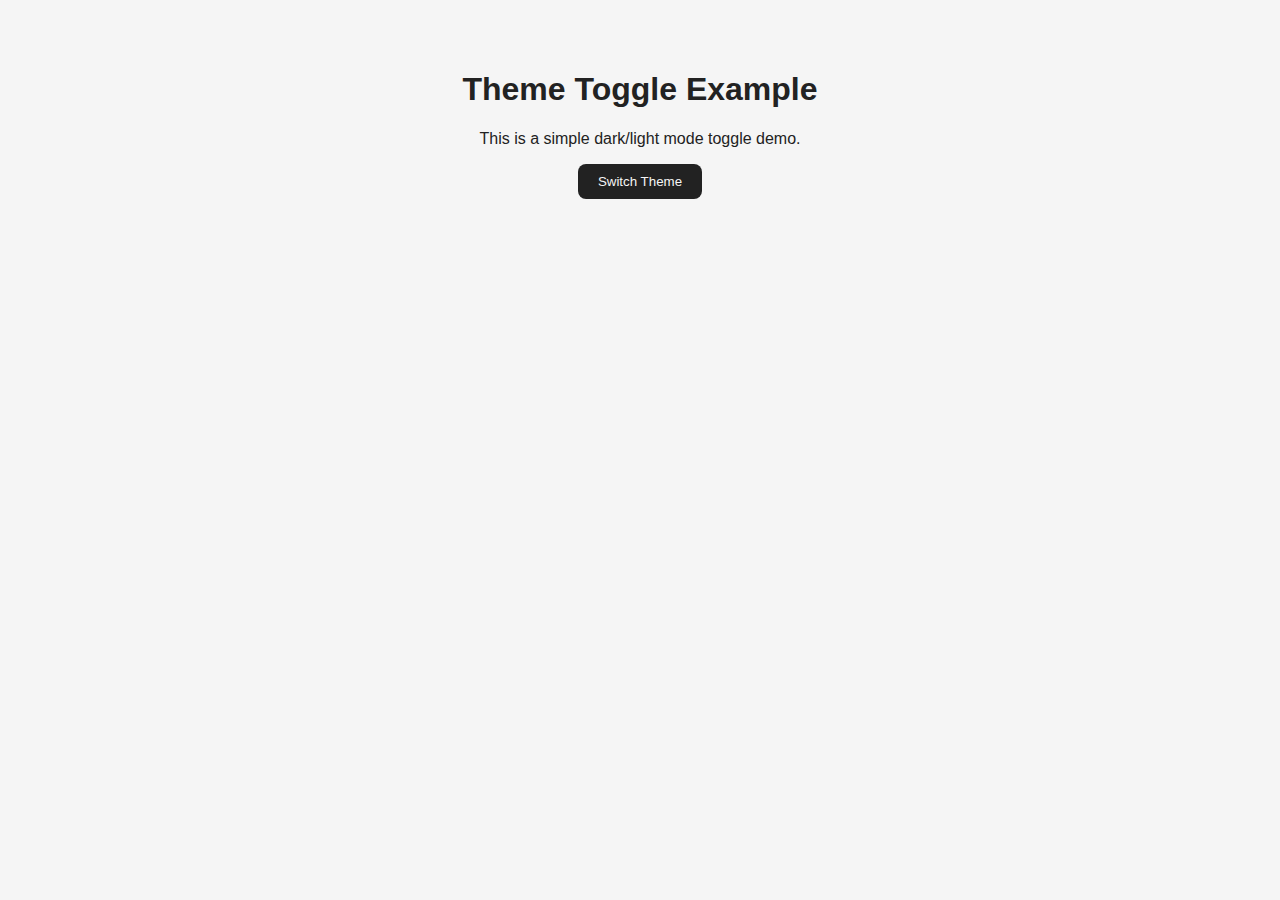
<file: dark or  light theme/index.html>
<!DOCTYPE html>
<html lang="en">
<head>
  <meta charset="UTF-8">
  <meta name="viewport" content="width=device-width, initial-scale=1.0">
  <title>Dark/Light Theme Toggle</title>
  <link rel="stylesheet" href="style.css">
</head>
<body class="light-theme">
  <div class="container">
    <h1>Theme Toggle Example</h1>
    <p>This is a simple dark/light mode toggle demo.</p>
    <button id="theme-toggle">Switch Theme</button>
  </div>

  <!-- You’ll write the JavaScript later -->
  <script src="script.js"></script>
</body>
</html>
</file>
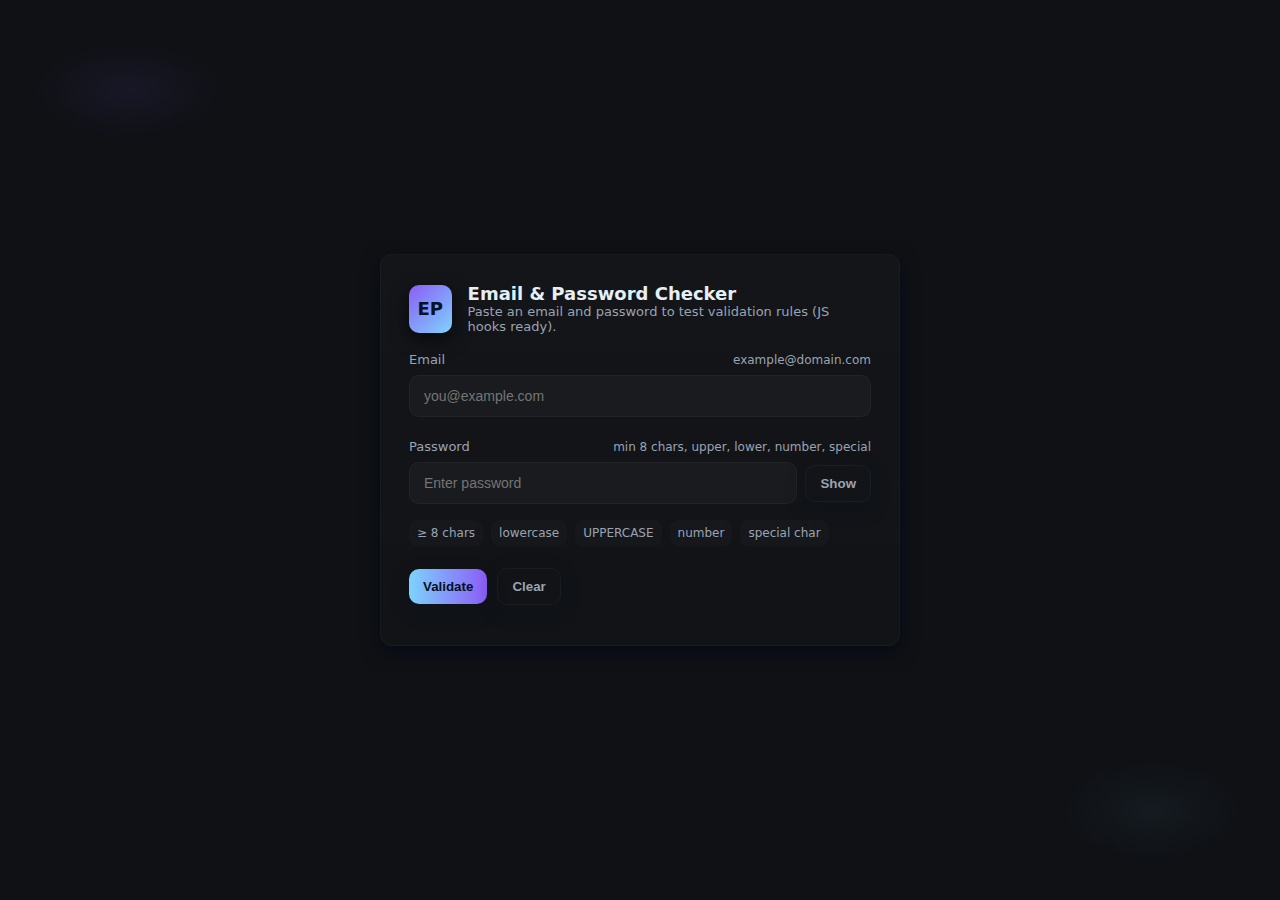
<file: email and password verifier/index.html>
<!doctype html>
<html lang="en">
<head>
  <meta charset="utf-8" />
  <meta name="viewport" content="width=device-width,initial-scale=1" />
  <title>Email & Password Checker (Dark)</title>
  <link rel="stylesheet" href="style.css">
</head>
<body>
  <main class="card" role="main" aria-labelledby="formTitle">
    <div class="header">
      <div class="logo">EP</div>
      <div>
        <h1 id="formTitle">Email & Password Checker</h1>
        <p class="lead">Paste an email and password to test validation rules (JS hooks ready).</p>
      </div>
    </div>

    <form id="checkerForm" novalidate>
      <!-- EMAIL -->
      <div class="row">
        <label for="email">Email
          <span id="emailHint" class="helper">example@domain.com</span>
        </label>
        <input id="email" name="email" type="email" autocomplete="email" placeholder="you@example.com"
               aria-describedby="emailHint emailFeedback" required />
        <div id="emailFeedback" role="status" aria-live="polite" class="helper"></div>
      </div>

      <!-- PASSWORD -->
      <div class="row">
        <label for="password">Password
          <span class="helper">min 8 chars, upper, lower, number, special</span>
        </label>
        <div style="display:flex; gap:8px; align-items:center">
          <input id="password" name="password" type="password" autocomplete="current-password" placeholder="Enter password"
                 aria-describedby="pwRules pwFeedback" required />
          <button type="button" id="togglePw" class="ghost" aria-pressed="false" title="Show / hide password">Show</button>
        </div>

        <div id="pwRules" class="pw-rules" aria-hidden="false">
          <div class="pw-rule" id="rule-length">≥ 8 chars</div>
          <div class="pw-rule" id="rule-lower">lowercase</div>
          <div class="pw-rule" id="rule-upper">UPPERCASE</div>
          <div class="pw-rule" id="rule-number">number</div>
          <div class="pw-rule" id="rule-special">special char</div>
        </div>

        <div id="pwFeedback" role="status" aria-live="polite" class="helper"></div>
      </div>

      <!-- ACTIONS -->
      <div class="actions">
        <button id="validateBtn" type="submit">Validate</button>
        <button id="clearBtn" type="button" class="ghost">Clear</button>
      </div>

      <p class="foot" id="resultArea" aria-live="polite" style="margin-top:12px"></p>
    </form>
  </main>


  <script src="script.js"></script>
</body>
</html>
</file>
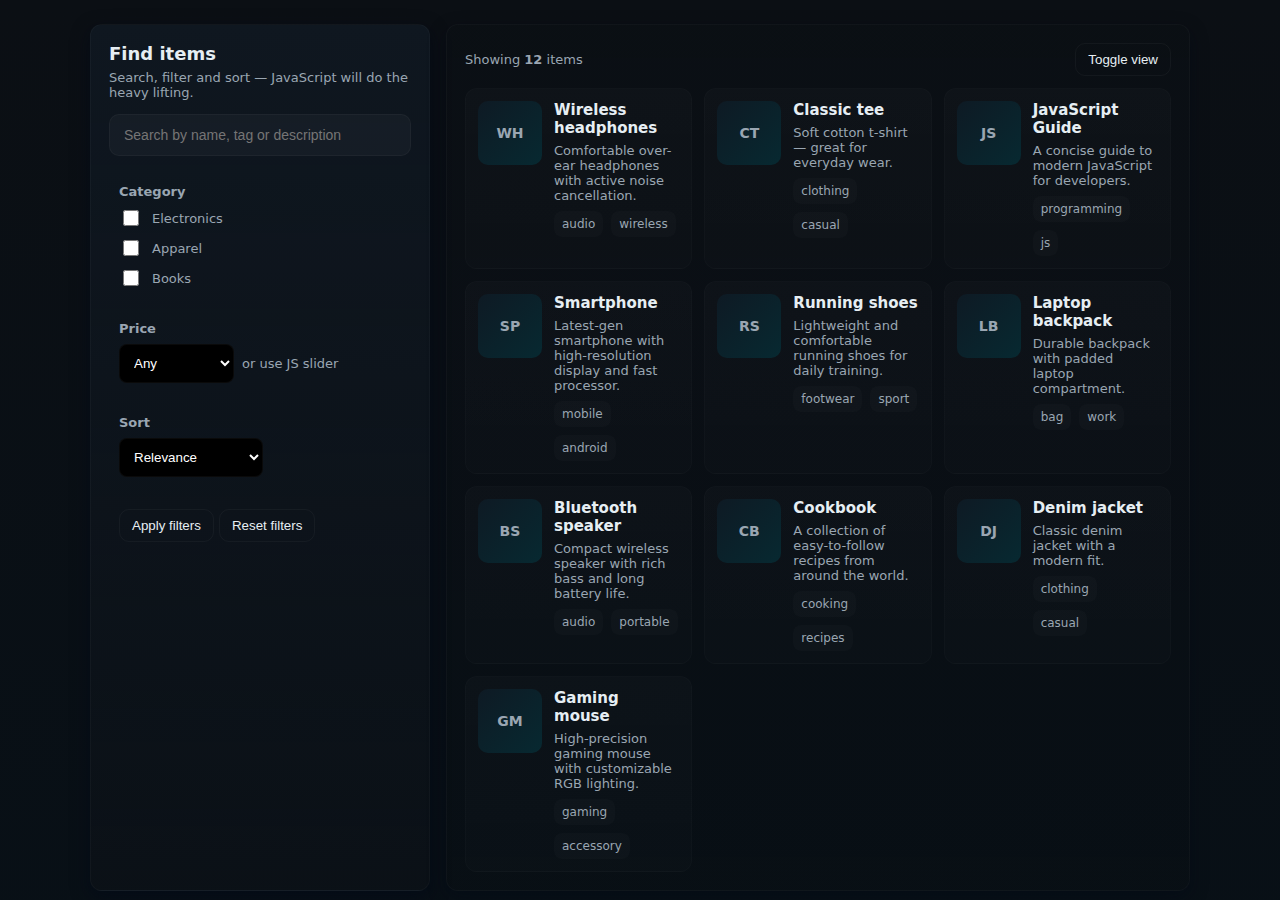
<file: filter sort by js/index.html>
<!doctype html>
<html lang="en">

<head>
    <meta charset="utf-8" />
    <meta name="viewport" content="width=device-width, initial-scale=1" />
    <title>Search & Filter UI — Dark Theme</title>
    <link rel="stylesheet" href="style.css">
</head>

<body>
    <div class="app" role="application" aria-labelledby="appTitle">

        <!-- LEFT: FILTERS PANEL -->
        <aside class="panel" aria-label="Filter panel">
            <header>
                <h1 id="appTitle">Find items</h1>
                <p>Search, filter and sort — JavaScript will do the heavy lifting.</p>
            </header>

            <div class="search" role="search">
                <input id="searchInput" type="search" placeholder="Search by name, tag or description"
                    aria-label="Search items"  autocomplete="off" />
            </div>

            <div class="controls">
                <div class="control-group" aria-labelledby="catHeading">
                    <h3 id="catHeading">Category</h3>
                    <div class="checkbox-list">
                        <label class="checkbox"><input type="checkbox" value="electronics" data-filter="category" />
                            <span class="small">Electronics</span></label>
                        <label class="checkbox"><input type="checkbox" value="apparel" data-filter="category" /> <span
                                class="small">Apparel</span></label>
                        <label class="checkbox"><input type="checkbox" value="books" data-filter="category" /> <span
                                class="small">Books</span></label>
                    </div>
                </div>

                <div class="control-group" aria-labelledby="priceHeading">
                    <h3 id="priceHeading">Price</h3>
                    <div class="select">
                        <select id="priceSelect" aria-label="Price range">
                            <option value="0-999">Any</option>
                            <option value="0-25">0 - $25</option>
                            <option value="25-100">$25 — $100</option>
                            <option value="100-9999">$100+</option>
                        </select>
                        <span class="small muted">or use JS slider</span>
                    </div>
                </div>

                <div class="control-group" aria-labelledby="sortHeading">
                    <h3 id="sortHeading">Sort</h3>
                    <div class="select">
                        <select id="sortSelect" aria-label="Sort results">
                            <option value="relevance">Relevance</option>
                            <option value="price-asc">Price: low to high</option>
                            <option value="price-desc">Price: high to low</option>
                            <option value="name-asc">Name A → Z</option>
                        </select>
                    </div>
                </div>

                <div class="control-group">
                    <button id="applyFilters" class="btn" aria-label="Apply filters">Apply filters</button>
                    <button id="resetFilters" class="btn" aria-label="Reset filters">Reset filters</button>
                </div>
            </div>
        </aside>

        <!-- RIGHT: RESULTS -->
        <main class="results" aria-live="polite">
            <div class="toolbar">
                <div class="summary" id="summary">Showing <strong id="count">12</strong> items</div>
                <div class="actions">
                    <button id="toggleView" class="btn" aria-pressed="false">Toggle view</button>
                </div>
            </div>

            <section id="resultsGrid" class="grid" aria-label="Search results">

            </section>

            <div id="emptyState" class="empty" hidden>
                No results found. Try adjusting filters or clearing your search.
            </div>
        </main>

    </div>

    <script src="script.js"></script>
</body>

</html>
</file>
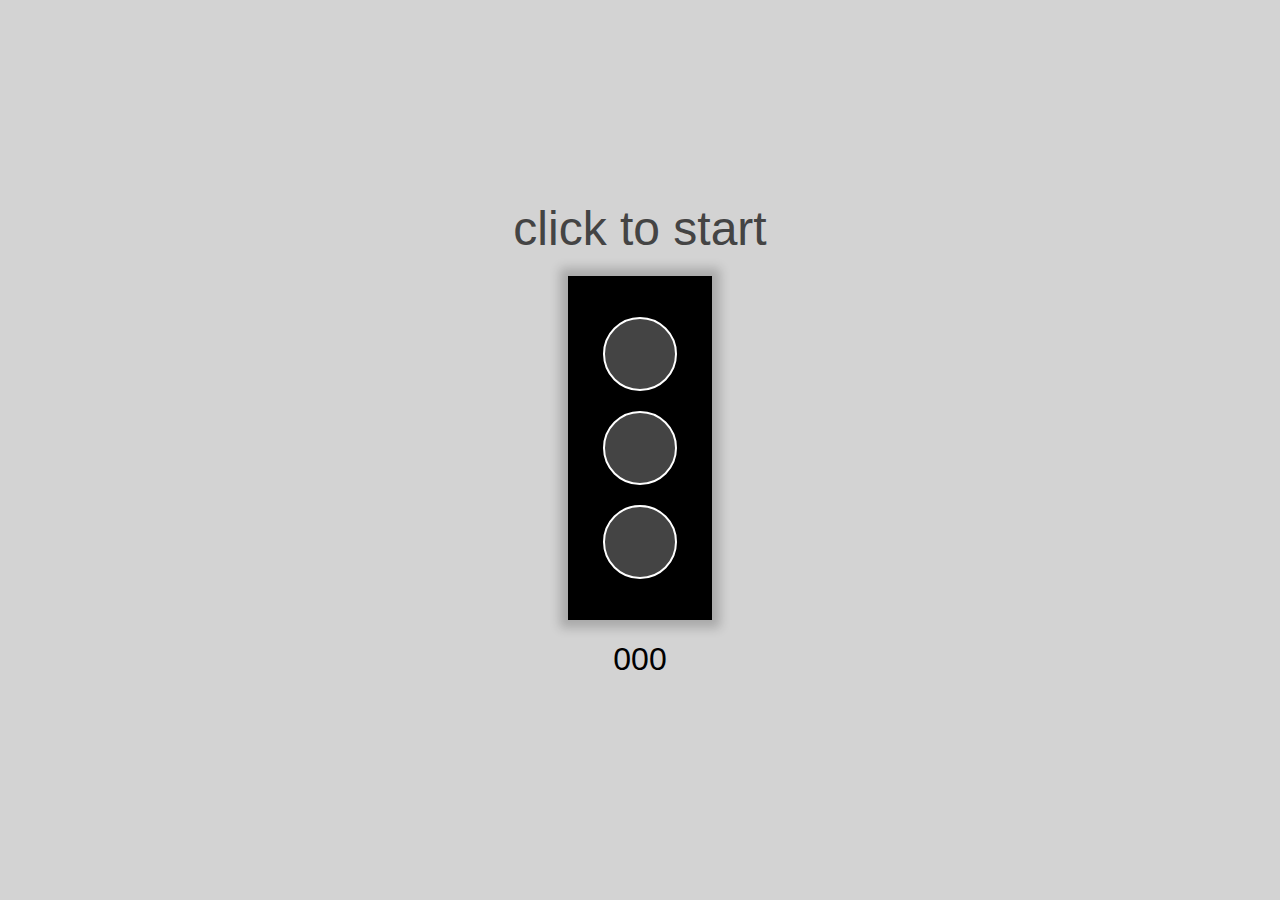
<file: reaction time game/index.html>
<!DOCTYPE html>
<html lang="en">

<head>
    <meta charset="UTF-8">
    <meta name="viewport" content="width=device-width, initial-scale=1.0">
    <title>Reaction Time Game</title>
    <style>
        html,
        body {
            margin: 0;
            padding: 0;
            width: 100%;
            height: 100%;
            font-family: Verdana, Geneva, Tahoma, sans-serif;
        }

        #main {
            width: 100%;
            height: 100%;
            display: flex;
            justify-content: center;
            align-items: center;
            flex-direction: column;
            background-color: lightgray;
        }

        .time {
            font-size: 32px;
            font-weight: 100;
        }

        #lights {
            width: 100px;
            height: 300px;
            display: flex;
            justify-content: center;
            align-items: center;
            flex-direction: column;
            background-color: rgb(0, 0, 0);
            border: 2px solid rgb(0, 0, 0);
            box-shadow: 0 0 10px 8px rgba(0, 0, 0, 0.2);
            padding: 20px;
            gap: 20px;
        }

        #start {
            margin-bottom: 20px;
            color: #444;
            font-size: 48px;
            font-weight: 100;
            user-select: none;
        }

        .light {
            width: 70px;
            height: 70px;
            border: 2px solid rgb(255, 255, 255);
            border-radius: 50%;
            background-color: #444;
        }

        .red {
            background-color: red;
        }

        .yellow {
            background-color: yellow;
        }

        .green {
            background-color: green;
        }

    </style>
</head>

<body>
    <div id="main">
        <div id="start">click to start</div>
        <div id="lights">
            <div class="light"></div>
            <div class="light"></div>
            <div class="light"></div>
        </div>
        <h1 class="time">000</h1>
    </div>
    <script>
        let main = document.querySelector("#main");
        let lights = document.querySelectorAll(".light");
        let time = document.querySelector(".time");
        let start = document.querySelector('#start')
        let timestamp = 0;
        let timeinterval;


        function startGame() {
            start.textContent = "click on green";
            main.removeEventListener('click', startGame)

            lights.forEach(light => {
                light.classList.add('red');
            });

            let delay1 = Math.random() * 1000 + 3000;
            let delay2 = delay1 + Math.random() * 1000 + 3000;

            setTimeout(() => {
                lights.forEach(light => {
                    light.classList.remove('red');
                    light.classList.add('yellow');
                });

            }, delay1);

            setTimeout(() => {
                lights.forEach(light => {
                    light.classList.remove('red', 'yellow');
                    light.classList.add('green');
                });

                timeinterval = setInterval(() => {
                    time.textContent = timestamp;
                    timestamp++;
                }, 10);

                main.addEventListener('click', function () {
                    clearInterval(timeinterval);
                })

            }, delay2)
        }
        main.addEventListener('click', startGame);

    </script>
</body>

</html>
</file>
<file: dark or  light theme/style.css>
/* Default styles for both themes */
body {
  margin: 0;
  font-family: Arial, sans-serif;
  transition: background 0.3s ease, color 0.3s ease;
}

.container {
  text-align: center;
  padding: 50px;
}

/* Light theme */
body.light-theme {
  background: #f5f5f5;
  color: #222;
}

body.light-theme button {
  background: #222;
  color: #f5f5f5;
  border: none;
  padding: 10px 20px;
  cursor: pointer;
  border-radius: 8px;
}

/* Dark theme */
body.dark-theme {
  background: #121212;
  color: #f5f5f5;
}

body.dark-theme button {
  background: #f5f5f5;
  color: #121212;
  border: none;
  padding: 10px 20px;
  cursor: pointer;
  border-radius: 8px;
}
</file>
<file: email and password verifier/style.css>
/* ====== Dark Theme Base ====== */
    :root{
      --bg: #0f1115;
      --panel: #151820;
      --muted: #9aa3b2;
      --primary: #7dd3fc; /* light cyan */
      --accent: #8b5cf6;  /* violet */
      --danger: #ff6b6b;
      --glass: rgba(255,255,255,0.03);
      --radius: 12px;
      --shadow: 0 6px 18px rgba(2,6,23,0.6);
      font-family: Inter, ui-sans-serif, system-ui, -apple-system, "Segoe UI", Roboto, "Helvetica Neue", Arial;
    }

    *{box-sizing:border-box}
    html,body{height:100%}
    body{
      margin:0;
      background:
        radial-gradient(1200px 600px at 10% 10%, rgba(139,92,246,0.08), transparent 8%),
        radial-gradient(900px 500px at 90% 90%, rgba(125,211,252,0.05), transparent 10%),
        var(--bg);
      color:#e6eef6;
      -webkit-font-smoothing:antialiased;
      -moz-osx-font-smoothing:grayscale;
      display:flex;
      align-items:center;
      justify-content:center;
      padding:32px;
    }

    /* ====== Card ====== */
    .card{
      width:100%;
      max-width:520px;
      background:linear-gradient(180deg, rgba(255,255,255,0.02), rgba(255,255,255,0.01));
      border-radius:var(--radius);
      padding:28px;
      box-shadow:var(--shadow);
      border:1px solid rgba(255,255,255,0.03);
    }

    .header{
      display:flex;
      gap:16px;
      align-items:center;
      margin-bottom:18px;
    }
    .logo{
      width:48px;
      height:48px;
      display:grid;
      place-items:center;
      border-radius:10px;
      background:linear-gradient(135deg,var(--accent),var(--primary));
      box-shadow:0 6px 18px rgba(0,0,0,0.6), inset 0 -6px 14px rgba(255,255,255,0.03);
      font-weight:700;
      color:#061225;
      font-size:18px;
    }
    h1{font-size:18px; margin:0}
    p.lead{margin:0; color:var(--muted); font-size:13px}

    /* ====== Form ====== */
    form{margin-top:18px}
    .row{display:flex; flex-direction:column; gap:8px; margin-bottom:14px}
    label{
      font-size:13px;
      color:var(--muted);
      display:flex;
      justify-content:space-between;
      align-items:center;
    }
    input[type="email"],
    input[type="password"],
    input[type="text"]{
      width:100%;
      padding:12px 14px;
      background:var(--glass);
      border:1px solid rgba(255,255,255,0.04);
      border-radius:10px;
      color:inherit;
      outline:none;
      font-size:14px;
      transition:box-shadow .12s, border-color .12s, transform .06s;
    }
    input:focus{
      box-shadow:0 6px 20px rgba(125,211,252,0.06);
      border-color: rgba(125,211,252,0.6);
      transform:translateY(-1px);
    }

    /* small helper text and error */
    .helper{font-size:12px; color:var(--muted)}
    .error{font-size:12px; color:var(--danger)}
    .valid{font-size:12px; color:var(--primary)}

    /* password rules list */
    .pw-rules{
      display:flex;
      gap:8px;
      flex-wrap:wrap;
      margin-top:8px;
      font-size:12px;
      color:var(--muted);
    }
    .pw-rule{
      background:rgba(255,255,255,0.02);
      padding:6px 8px;
      border-radius:8px;
    }

    /* actions */
    .actions{
      display:flex;
      gap:10px;
      align-items:center;
      margin-top:6px;
    }
    button{
      background:linear-gradient(90deg,var(--primary),var(--accent));
      color:#04121a;
      border:0;
      padding:10px 14px;
      border-radius:10px;
      font-weight:600;
      cursor:pointer;
      box-shadow:0 6px 18px rgba(11,22,30,0.45);
    }
    button.ghost{
      background:transparent;
      border:1px solid rgba(255,255,255,0.04);
      color:var(--muted);
      font-weight:600;
    }

    /* small footnote */
    .foot{margin-top:14px; font-size:12px; color:var(--muted)}

    /* responsive */
    @media (max-width:420px){
      .card{padding:18px}
      .header{gap:10px}
      .logo{width:42px;height:42px;font-size:16px}
    }
</file>
<file: filter sort by js/style.css>
:root {
    --bg: #0b0f14;
    --panel: #0f1720;
    --muted: #9aa6b2;
    --accent: #3ddc97;
    --glass: rgba(255, 255, 255, 0.03);
    --card: #0c1116;
    --radius: 12px;
    --gap: 16px;
    font-family: Inter, ui-sans-serif, system-ui, -apple-system, "Segoe UI", Roboto, "Helvetica Neue", Arial;
}


* {
    box-sizing: border-box
}

html,
body {
    height: 100%
}

body {
    margin: 0;
    padding: 24px;
    background: linear-gradient(180deg, var(--bg), #071017 140%);
    color: #e6eef3;
    -webkit-font-smoothing: antialiased;
    -moz-osx-font-smoothing: grayscale;
    -webkit-text-size-adjust: 100%;
}


.app {
    max-width: 1100px;
    margin: 0 auto;
    display: grid;
    grid-template-columns: 340px 1fr;
    gap: var(--gap);
}


/* Panel */
.panel {
    background: linear-gradient(180deg, var(--panel), rgba(13, 18, 24, 0.6));
    padding: 18px;
    border-radius: var(--radius);
    box-shadow: 0 6px 18px rgba(2, 8, 23, 0.6);
    border: 1px solid rgba(255, 255, 255, 0.03);
}


header h1 {
    font-size: 18px;
    margin: 0 0 6px 0
}

header p {
    margin: 0;
    color: var(--muted);
    font-size: 13px
}


.search {
    margin-top: 14px;
    display: flex;
    gap: 8px;
    align-items: center;
}

.search input[type="search"] {
    flex: 1;
    padding: 12px 14px;
    border-radius: 10px;
    border: 1px solid rgba(255, 255, 255, 0.04);
    background: var(--glass);
    color: inherit;
    outline: none;
    font-size: 14px;
}

.search input:focus {
    box-shadow: 0 0 0 3px rgba(61, 220, 151, 0.08)
}


.controls {
    margin-top: 18px;
    display: flex;
    flex-direction: column;
    gap: 12px
}

.control-group {
    background: transparent;
    padding: 10px;
    border-radius: 10px
}

.control-group h3 {
    margin: 0 0 8px 0;
    font-size: 13px;
    color: var(--muted)
}

.checkbox-list {
    display: flex;
    flex-direction: column;
    gap: 8px
}

.checkbox {
    display: flex;
    gap: 10px;
    align-items: center
}

.checkbox input[type="checkbox"] {
    width: 16px;
    height: 16px
}

.small {
    font-size: 13px;
    color: var(--muted)
}


.select,
.range-wrap {
    display: flex;
    gap: 8px;
    align-items: center
}

select {
    padding: 10px;
    border-radius: 8px;
    background: black;
    border: 1px solid rgba(255, 255, 255, 0.04);
    color: white;
}


/* Results */
.results {
    padding: 18px;
    border-radius: var(--radius);
    background: linear-gradient(180deg, rgba(12, 17, 22, 0.3), rgba(10, 14, 18, 0.25));
    border: 1px solid rgba(255, 255, 255, 0.03);
    min-height: 320px;
    box-shadow: 0 6px 18px rgba(2, 8, 23, 0.45);
}


.toolbar {
    display: flex;
    justify-content: space-between;
    align-items: center;
    margin-bottom: 12px
}

.toolbar .summary {
    color: var(--muted);
    font-size: 13px
}


.grid {
    display: grid;
    grid-template-columns: repeat(auto-fill, minmax(220px, 1fr));
    gap: 12px
}


.card {
    background: linear-gradient(180deg, rgba(255, 255, 255, 0.02), rgba(255, 255, 255, 0.01));
    padding: 12px;
    border-radius: 12px;
    border: 1px solid rgba(255, 255, 255, 0.02);
    display: flex;
    gap: 12px;
    align-items: flex-start;
}

.thumb {
    width: 64px;
    height: 64px;
    border-radius: 10px;
    background: linear-gradient(135deg, #0e1a24, #072931);
    display: flex;
    align-items: center;
    justify-content: center;
    font-weight: 600;
    color: var(--muted);
    font-size: 14px
}

.meta {
    flex: 1
}

.meta h4 {
    margin: 0 0 6px 0;
    font-size: 15px
}

.meta p {
    margin: 0;
    color: var(--muted);
    font-size: 13px
}

.tags {
    margin-top: 8px;
    display: flex;
    gap: 8px;
    flex-wrap: wrap
}

.tag {
    font-size: 12px;
    padding: 6px 8px;
    border-radius: 8px;
    background: rgba(255, 255, 255, 0.02);
    color: var(--muted)
}


/* empty state */
.empty {
    padding: 28px;
    text-align: center;
    color: var(--muted)
}


/* Responsive */
@media (max-width:880px) {
    .app {
        grid-template-columns: 1fr;
    }

    .panel {
        order: 2
    }
}


/* small utilities */
.muted {
    color: var(--muted)
}

.btn {
    padding: 8px 12px;
    border-radius: 10px;
    border: 1px solid rgba(255, 255, 255, 0.04);
    background: transparent;
    color: inherit;
    transition: all 0.3s ease-in-out;
}

.btn:hover {
    border: 1px solid rgb(255, 255, 255);
}
</file>
